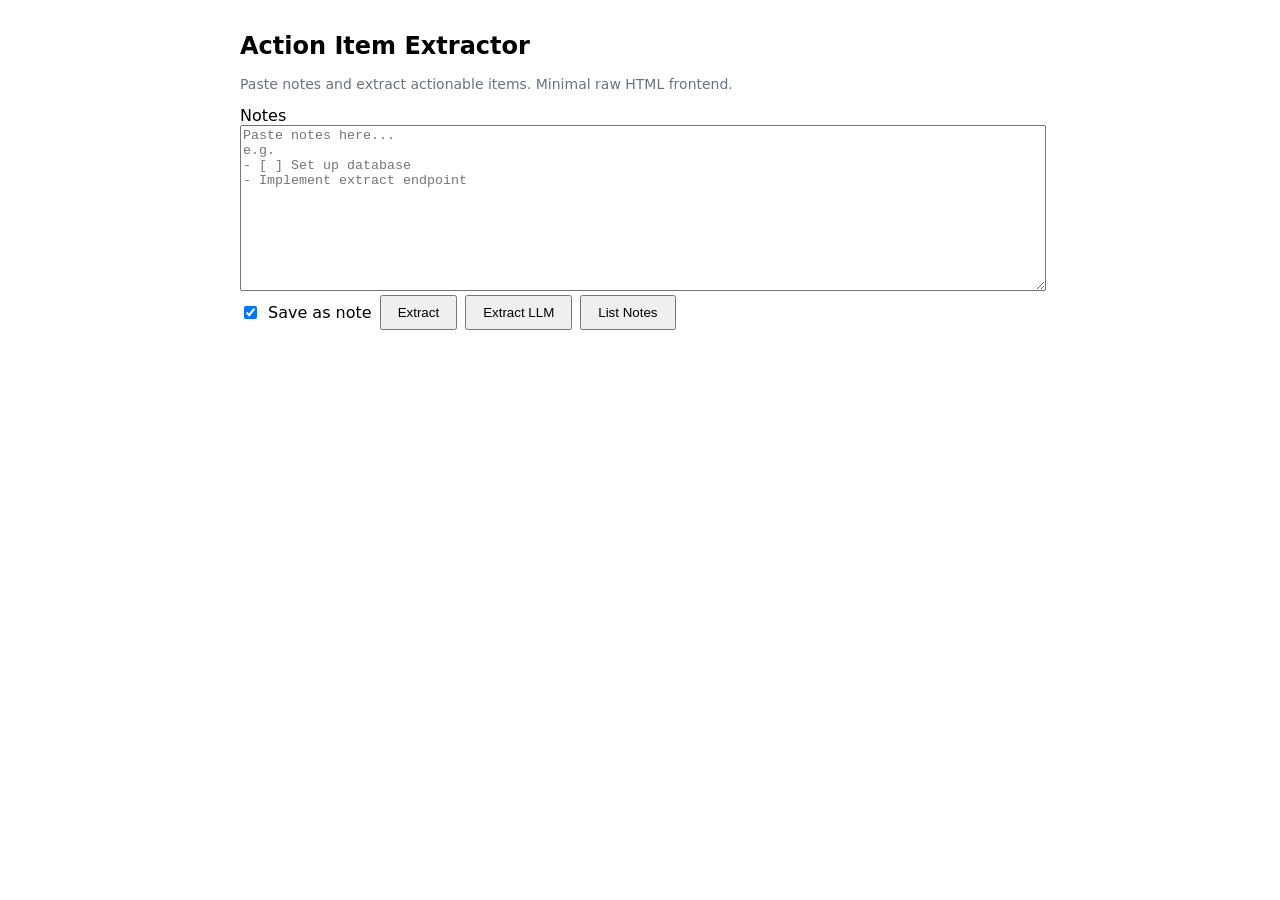
<file: week2/frontend/index.html>
<!doctype html>
<html lang="en">
  <head>
    <meta charset="utf-8" />
    <meta name="viewport" content="width=device-width, initial-scale=1" />
    <title>Action Item Extractor</title>
    <style>
      body { font-family: system-ui, -apple-system, Segoe UI, Roboto, Ubuntu, Cantarell, Noto Sans, sans-serif; margin: 2rem auto; max-width: 800px; padding: 0 1rem; }
      h1 { font-size: 1.5rem; }
      textarea { width: 100%; min-height: 160px; font-family: ui-monospace, SFMono-Regular, Menlo, Monaco, Consolas, Liberation Mono, monospace; }
      button { padding: 0.5rem 1rem; }
      .items { margin-top: 1rem; }
      .item { display: flex; align-items: center; gap: 0.5rem; padding: 0.25rem 0; }
      .note { border-top: 1px solid #e5e7eb; padding: 0.75rem 0; }
      .muted { color: #6b7280; font-size: 0.875rem; }
      .row { display: flex; gap: 0.5rem; align-items: center; }
    </style>
  </head>
  <body>
    <h1>Action Item Extractor</h1>
    <p class="muted">Paste notes and extract actionable items. Minimal raw HTML frontend.</p>

    <label for="text">Notes</label>
    <textarea id="text" placeholder="Paste notes here...&#10;e.g.&#10;- [ ] Set up database&#10;- Implement extract endpoint"></textarea>
    <div class="row">
      <label class="row"><input id="save_note" type="checkbox" checked /> Save as note</label>
      <button id="extract">Extract</button>
      <button id="extract_llm">Extract LLM</button>
      <button id="list_notes">List Notes</button>
    </div>

    <div class="items" id="items"></div>
    <div class="items" id="notes"></div>

    <script>
      const $ = (sel) => document.querySelector(sel);
      const itemsEl = $('#items');
      const notesEl = $('#notes');
      const escapeHtml = (value) => value
        .replaceAll('&', '&amp;')
        .replaceAll('<', '&lt;')
        .replaceAll('>', '&gt;')
        .replaceAll('"', '&quot;')
        .replaceAll("'", '&#039;');

      async function extractItems(endpoint, loadingText) {
        const text = $('#text').value;
        const save = $('#save_note').checked;
        itemsEl.textContent = loadingText;
        try {
          const res = await fetch(endpoint, {
            method: 'POST',
            headers: { 'Content-Type': 'application/json' },
            body: JSON.stringify({ text, save_note: save }),
          });
          if (!res.ok) throw new Error('Request failed');
          const data = await res.json();
          if (!data.items || data.items.length === 0) {
            itemsEl.innerHTML = '<p class="muted">No action items found.</p>';
            return;
          }
          itemsEl.innerHTML = data.items.map(it => (
            `<div class="item"><input type="checkbox" data-id="${it.id}" /> <span>${escapeHtml(it.text)}</span></div>`
          )).join('');
          itemsEl.querySelectorAll('input[type="checkbox"]').forEach(cb => {
            cb.addEventListener('change', async (e) => {
              const id = e.target.getAttribute('data-id');
              await fetch(`/action-items/${id}/done`, {
                method: 'POST',
                headers: { 'Content-Type': 'application/json' },
                body: JSON.stringify({ done: e.target.checked }),
              });
            });
          });
        } catch (err) {
          console.error(err);
          itemsEl.textContent = 'Error extracting items';
        }
      }

      $('#extract').addEventListener('click', () => {
        extractItems('/action-items/extract', 'Extracting...');
      });

      $('#extract_llm').addEventListener('click', () => {
        extractItems('/action-items/extract-llm', 'Extracting with LLM...');
      });

      $('#list_notes').addEventListener('click', async () => {
        notesEl.textContent = 'Loading notes...';
        try {
          const res = await fetch('/notes');
          if (!res.ok) throw new Error('Request failed');
          const notes = await res.json();
          if (!notes.length) {
            notesEl.innerHTML = '<p class="muted">No saved notes yet.</p>';
            return;
          }
          notesEl.innerHTML = '<h2>Saved Notes</h2>' + notes.map(note => (
            `<div class="note">
              <div class="muted">Note ${note.id} · ${escapeHtml(note.created_at)}</div>
              <div>${escapeHtml(note.content)}</div>
            </div>`
          )).join('');
        } catch (err) {
          console.error(err);
          notesEl.textContent = 'Error loading notes';
        }
      });
    </script>
  </body>
  </html>
</file>
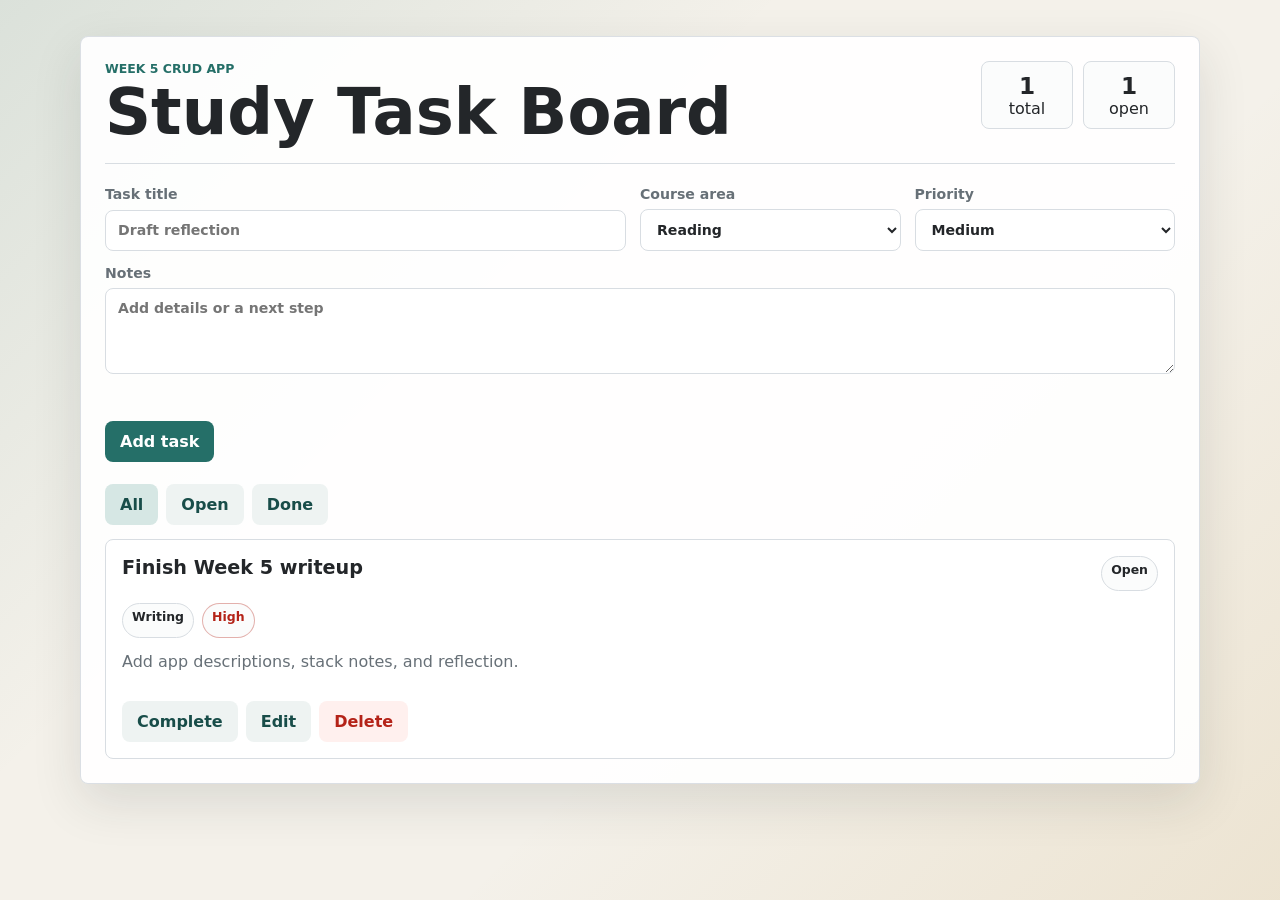
<file: week5/taskflow-js/index.html>
<!doctype html>
<html lang="en">
  <head>
    <meta charset="utf-8" />
    <meta name="viewport" content="width=device-width, initial-scale=1" />
    <title>Study Task Board</title>
    <link rel="stylesheet" href="styles.css" />
  </head>
  <body>
    <main class="shell">
      <section class="workspace" aria-labelledby="app-title">
        <div class="topbar">
          <div>
            <p class="eyebrow">Week 5 CRUD App</p>
            <h1 id="app-title">Study Task Board</h1>
          </div>
          <div class="stats" aria-label="Task summary">
            <span><strong id="total-count">0</strong> total</span>
            <span><strong id="open-count">0</strong> open</span>
          </div>
        </div>

        <form id="task-form" class="task-form" novalidate>
          <input type="hidden" id="task-id" />
          <label>
            Task title
            <input id="title" name="title" maxlength="80" required placeholder="Draft reflection" />
          </label>
          <label>
            Course area
            <select id="category" name="category">
              <option value="Reading">Reading</option>
              <option value="Coding">Coding</option>
              <option value="Writing">Writing</option>
              <option value="Review">Review</option>
            </select>
          </label>
          <label>
            Priority
            <select id="priority" name="priority">
              <option value="Low">Low</option>
              <option value="Medium" selected>Medium</option>
              <option value="High">High</option>
            </select>
          </label>
          <label class="wide">
            Notes
            <textarea id="notes" name="notes" maxlength="220" placeholder="Add details or a next step"></textarea>
          </label>
          <p id="form-error" class="error" role="alert"></p>
          <div class="actions">
            <button type="submit" id="save-button">Add task</button>
            <button type="button" id="cancel-button" class="secondary" hidden>Cancel edit</button>
          </div>
        </form>

        <div class="filters" aria-label="Task filters">
          <button type="button" class="filter active" data-filter="all">All</button>
          <button type="button" class="filter" data-filter="open">Open</button>
          <button type="button" class="filter" data-filter="done">Done</button>
        </div>

        <section id="task-list" class="task-list" aria-live="polite"></section>
      </section>
    </main>
    <script src="app.js"></script>
  </body>
</html>
</file>
<file: week5/taskflow-js/styles.css>
:root {
  color-scheme: light;
  --bg: #f4f1ea;
  --ink: #232629;
  --muted: #677077;
  --panel: #ffffff;
  --line: #d8dde2;
  --accent: #256f68;
  --accent-dark: #184d49;
  --gold: #b5811f;
  --danger: #b42318;
  --shadow: 0 18px 50px rgba(32, 38, 44, 0.12);
}

* {
  box-sizing: border-box;
}

body {
  margin: 0;
  min-height: 100vh;
  font-family: Inter, ui-sans-serif, system-ui, -apple-system, BlinkMacSystemFont, "Segoe UI", sans-serif;
  color: var(--ink);
  background:
    linear-gradient(135deg, rgba(37, 111, 104, 0.12), transparent 36%),
    linear-gradient(315deg, rgba(181, 129, 31, 0.12), transparent 38%),
    var(--bg);
}

button,
input,
select,
textarea {
  font: inherit;
}

.shell {
  width: min(1120px, calc(100% - 32px));
  margin: 0 auto;
  padding: 36px 0;
}

.workspace {
  background: rgba(255, 255, 255, 0.92);
  border: 1px solid rgba(216, 221, 226, 0.92);
  border-radius: 8px;
  box-shadow: var(--shadow);
  padding: 24px;
}

.topbar {
  display: flex;
  justify-content: space-between;
  gap: 16px;
  align-items: flex-start;
  border-bottom: 1px solid var(--line);
  padding-bottom: 20px;
}

.eyebrow {
  margin: 0 0 6px;
  color: var(--accent);
  font-size: 0.78rem;
  font-weight: 800;
  text-transform: uppercase;
}

h1 {
  margin: 0;
  font-size: clamp(2rem, 5vw, 4.5rem);
  line-height: 0.95;
}

.stats {
  display: flex;
  gap: 10px;
  flex-wrap: wrap;
  justify-content: flex-end;
}

.stats span {
  border: 1px solid var(--line);
  border-radius: 8px;
  padding: 10px 12px;
  min-width: 92px;
  text-align: center;
  background: #fbfcfc;
}

.stats strong {
  display: block;
  font-size: 1.45rem;
}

.task-form {
  display: grid;
  grid-template-columns: minmax(180px, 2fr) minmax(140px, 1fr) minmax(140px, 1fr);
  gap: 14px;
  margin: 22px 0;
}

label {
  display: grid;
  gap: 7px;
  color: var(--muted);
  font-size: 0.88rem;
  font-weight: 700;
}

.wide {
  grid-column: 1 / -1;
}

input,
select,
textarea {
  width: 100%;
  border: 1px solid var(--line);
  border-radius: 8px;
  color: var(--ink);
  background: #fff;
  padding: 11px 12px;
}

textarea {
  min-height: 86px;
  resize: vertical;
}

input:focus,
select:focus,
textarea:focus {
  outline: 3px solid rgba(37, 111, 104, 0.18);
  border-color: var(--accent);
}

.error {
  grid-column: 1 / -1;
  color: var(--danger);
  min-height: 1.2em;
  margin: 0;
  font-weight: 700;
}

.actions {
  grid-column: 1 / -1;
  display: flex;
  gap: 10px;
  flex-wrap: wrap;
}

button {
  border: 0;
  border-radius: 8px;
  background: var(--accent);
  color: #fff;
  font-weight: 800;
  padding: 11px 15px;
  cursor: pointer;
}

button:hover {
  background: var(--accent-dark);
}

.secondary,
.filter {
  background: #eef3f2;
  color: var(--accent-dark);
}

.secondary:hover,
.filter:hover,
.filter.active {
  background: #d6e7e4;
}

.filters {
  display: flex;
  gap: 8px;
  margin-bottom: 14px;
}

.task-list {
  display: grid;
  grid-template-columns: repeat(auto-fit, minmax(260px, 1fr));
  gap: 14px;
}

.task-card {
  border: 1px solid var(--line);
  border-radius: 8px;
  background: #fff;
  padding: 16px;
  display: grid;
  gap: 12px;
  min-height: 220px;
}

.task-card.done {
  background: #f5f7f7;
}

.card-head {
  display: flex;
  justify-content: space-between;
  gap: 12px;
}

.task-card h2 {
  margin: 0;
  font-size: 1.2rem;
  line-height: 1.2;
}

.task-card p {
  margin: 0;
  color: var(--muted);
  line-height: 1.45;
}

.badges {
  display: flex;
  gap: 8px;
  flex-wrap: wrap;
}

.badge {
  border-radius: 999px;
  border: 1px solid var(--line);
  padding: 5px 9px;
  font-size: 0.78rem;
  font-weight: 800;
  background: #fbfcfc;
}

.badge.high {
  border-color: rgba(180, 35, 24, 0.35);
  color: var(--danger);
}

.badge.medium {
  border-color: rgba(181, 129, 31, 0.45);
  color: var(--gold);
}

.card-actions {
  display: flex;
  gap: 8px;
  flex-wrap: wrap;
  align-self: end;
}

.danger {
  background: #fff0ee;
  color: var(--danger);
}

.danger:hover {
  background: #ffe1dc;
}

.empty {
  grid-column: 1 / -1;
  border: 1px dashed var(--line);
  border-radius: 8px;
  padding: 28px;
  text-align: center;
  color: var(--muted);
  background: rgba(255, 255, 255, 0.7);
}

@media (max-width: 760px) {
  .workspace {
    padding: 18px;
  }

  .topbar,
  .card-head {
    display: grid;
  }

  .stats {
    justify-content: stretch;
  }

  .stats span {
    flex: 1;
  }

  .task-form {
    grid-template-columns: 1fr;
  }
}
</file>
